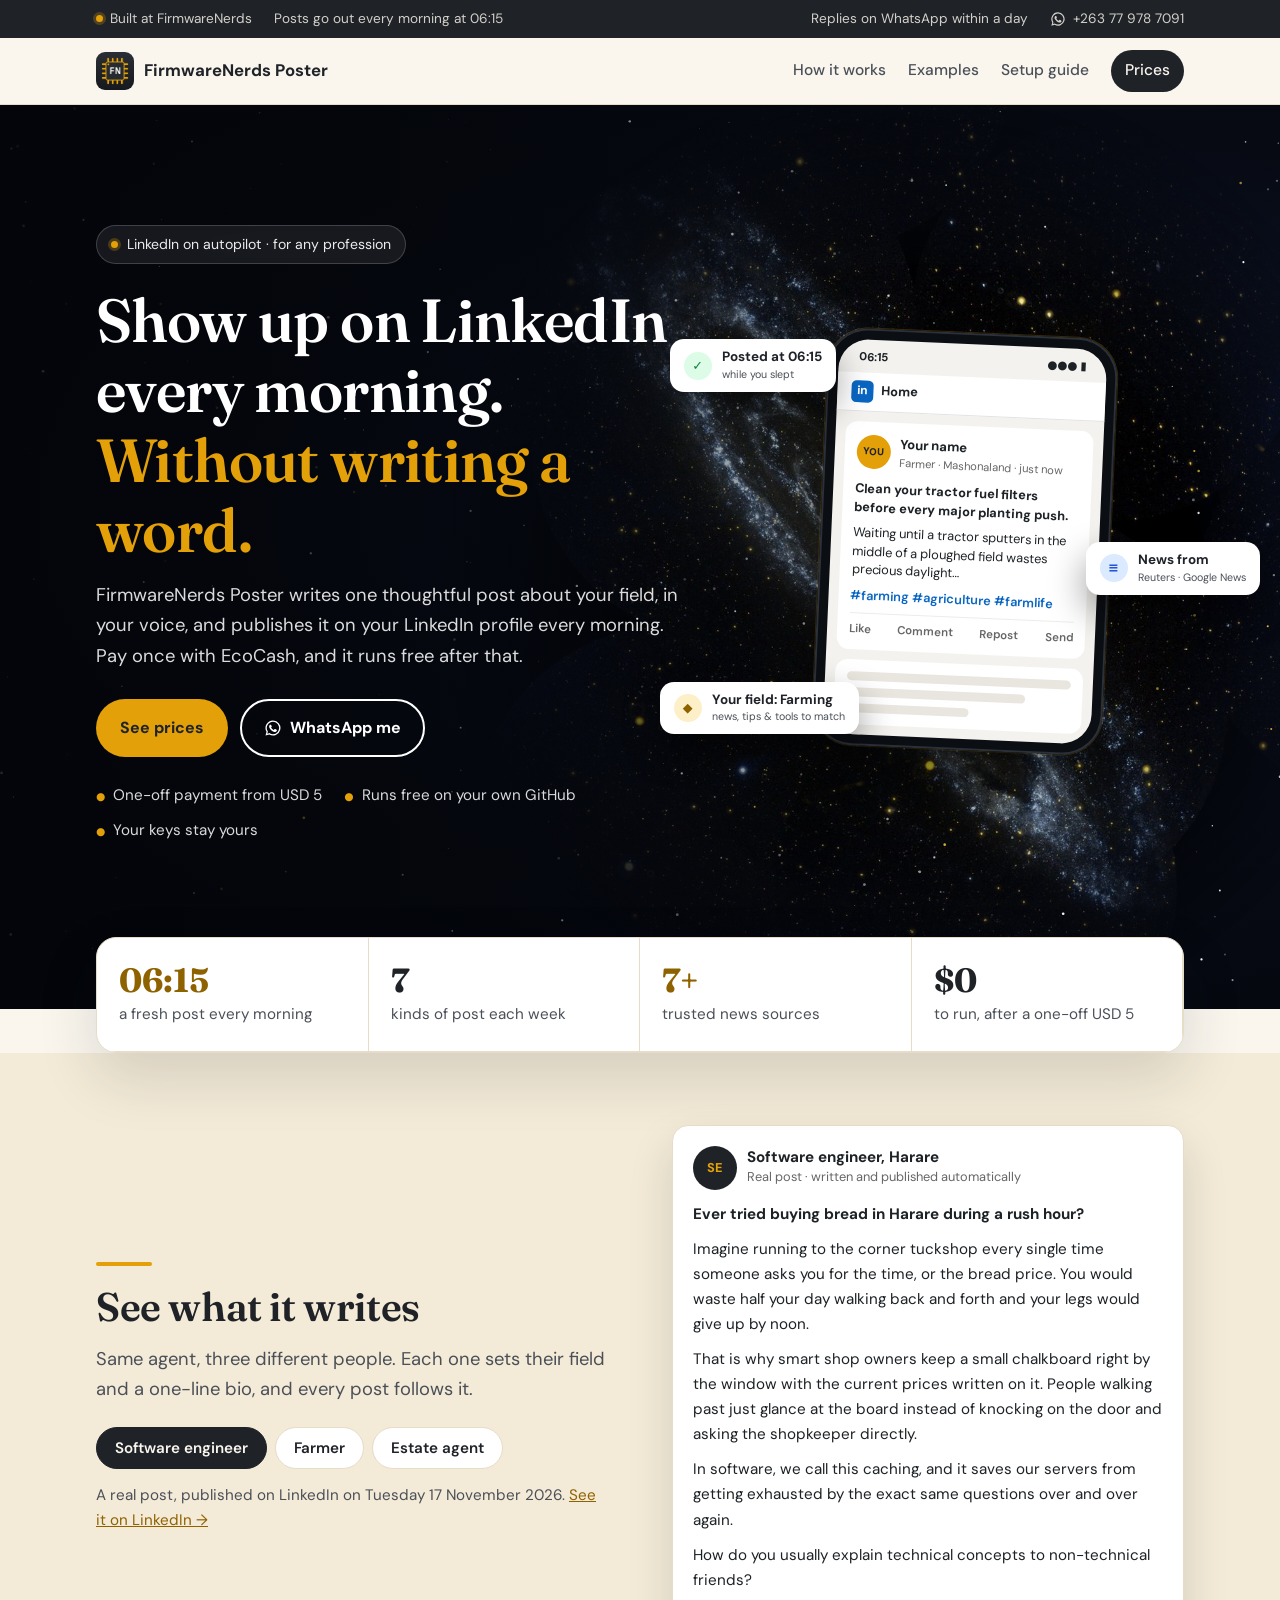
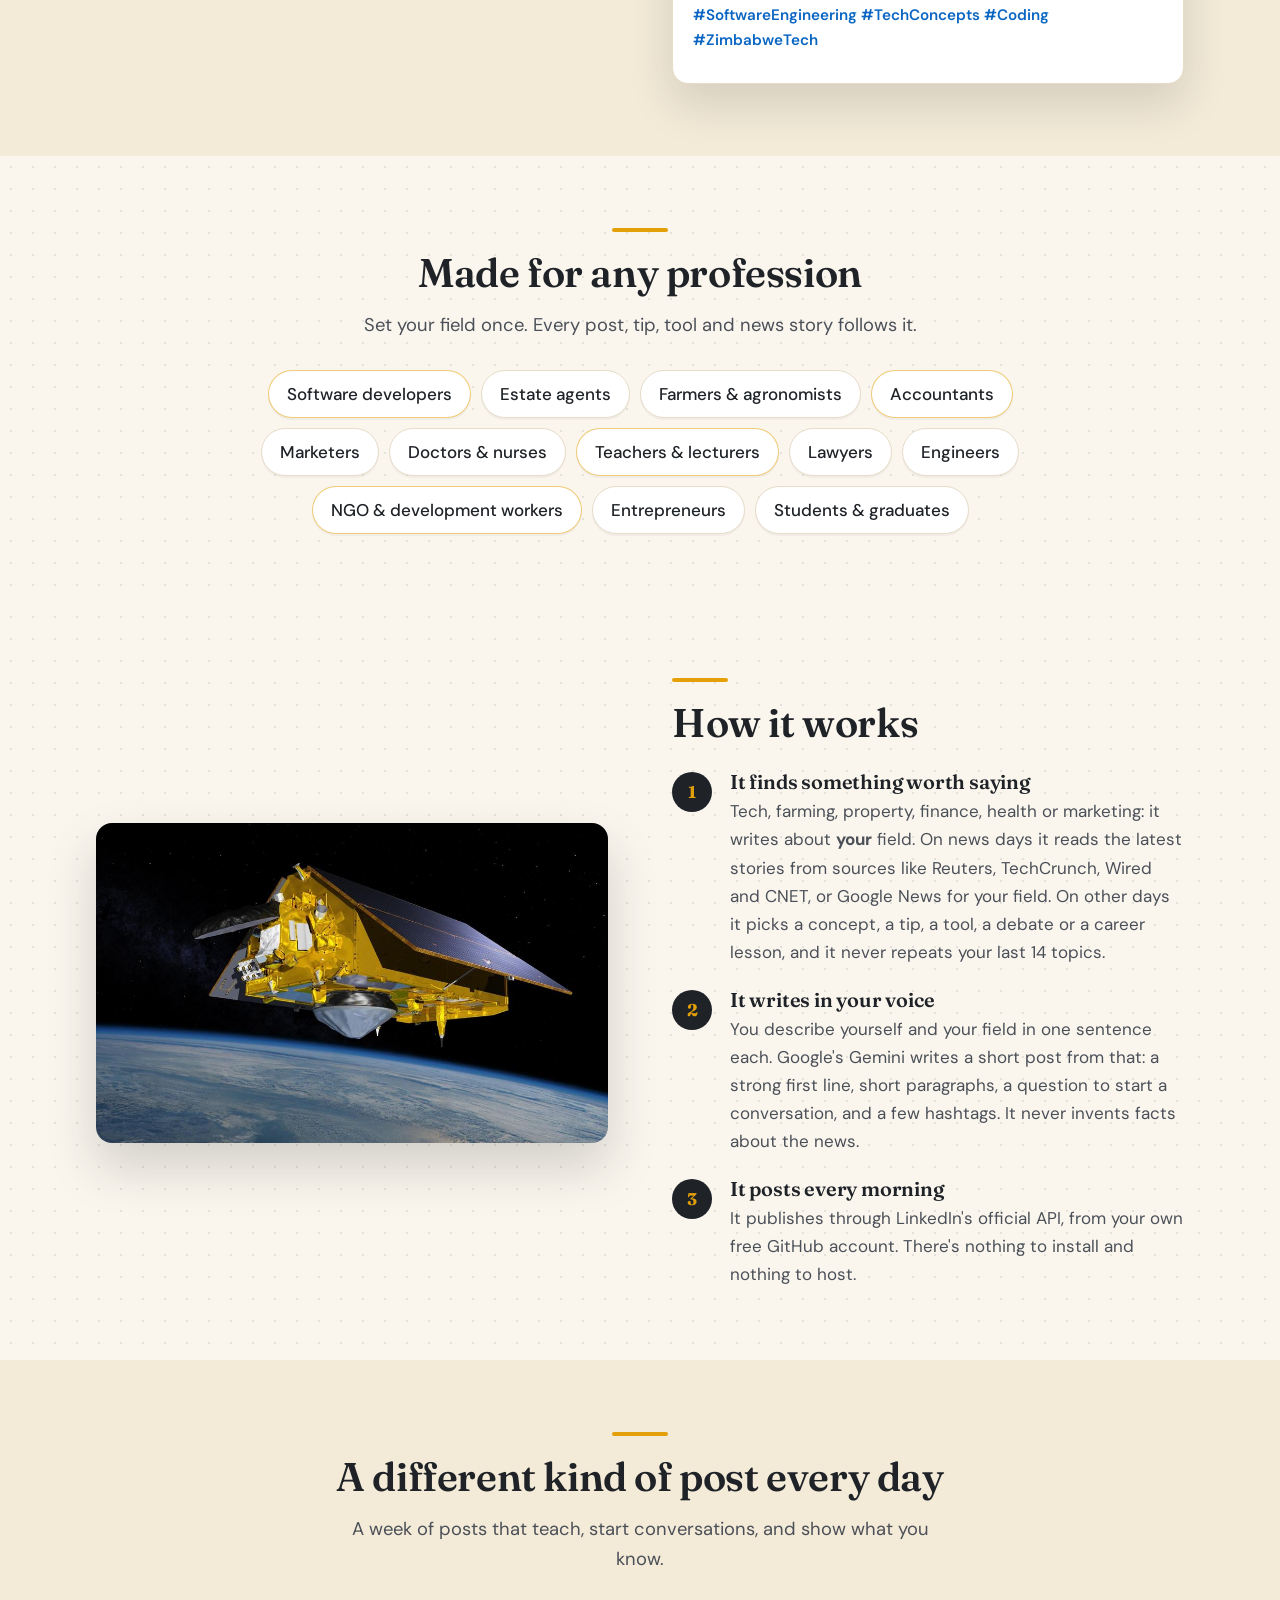
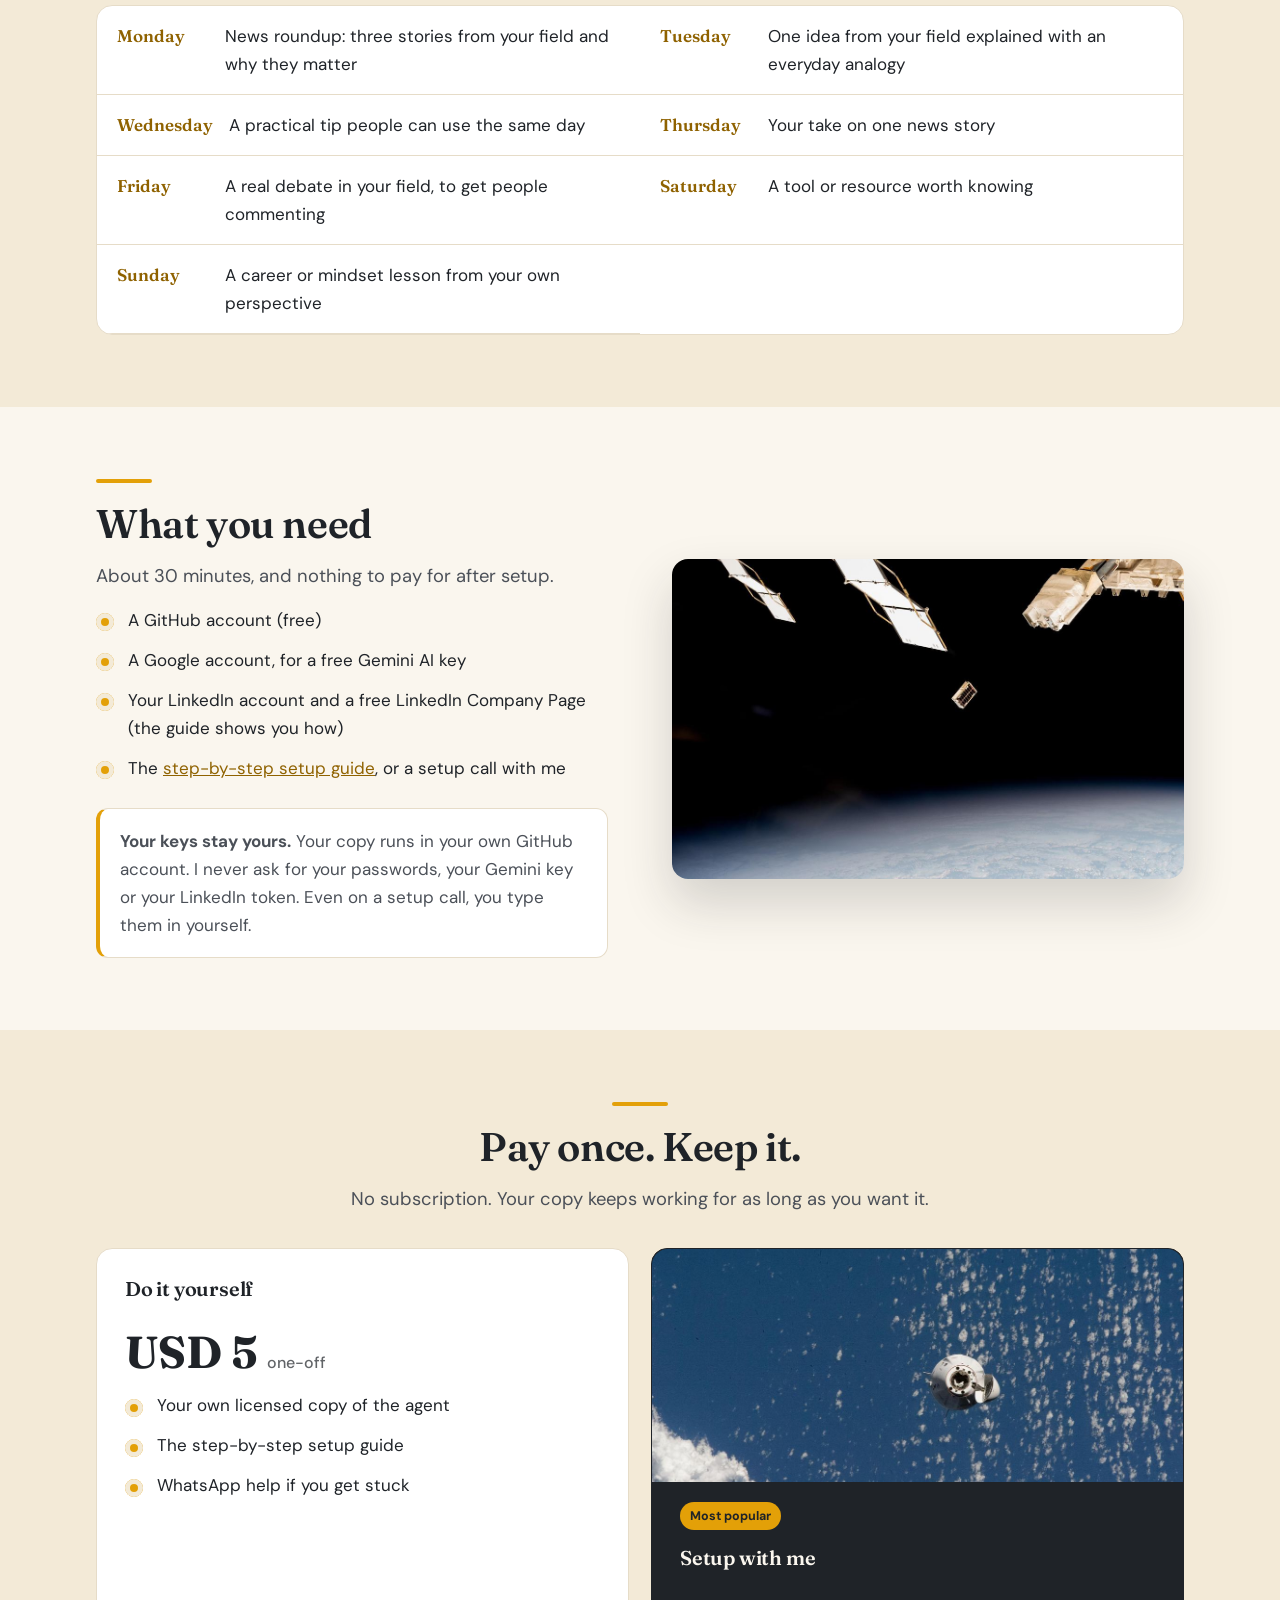
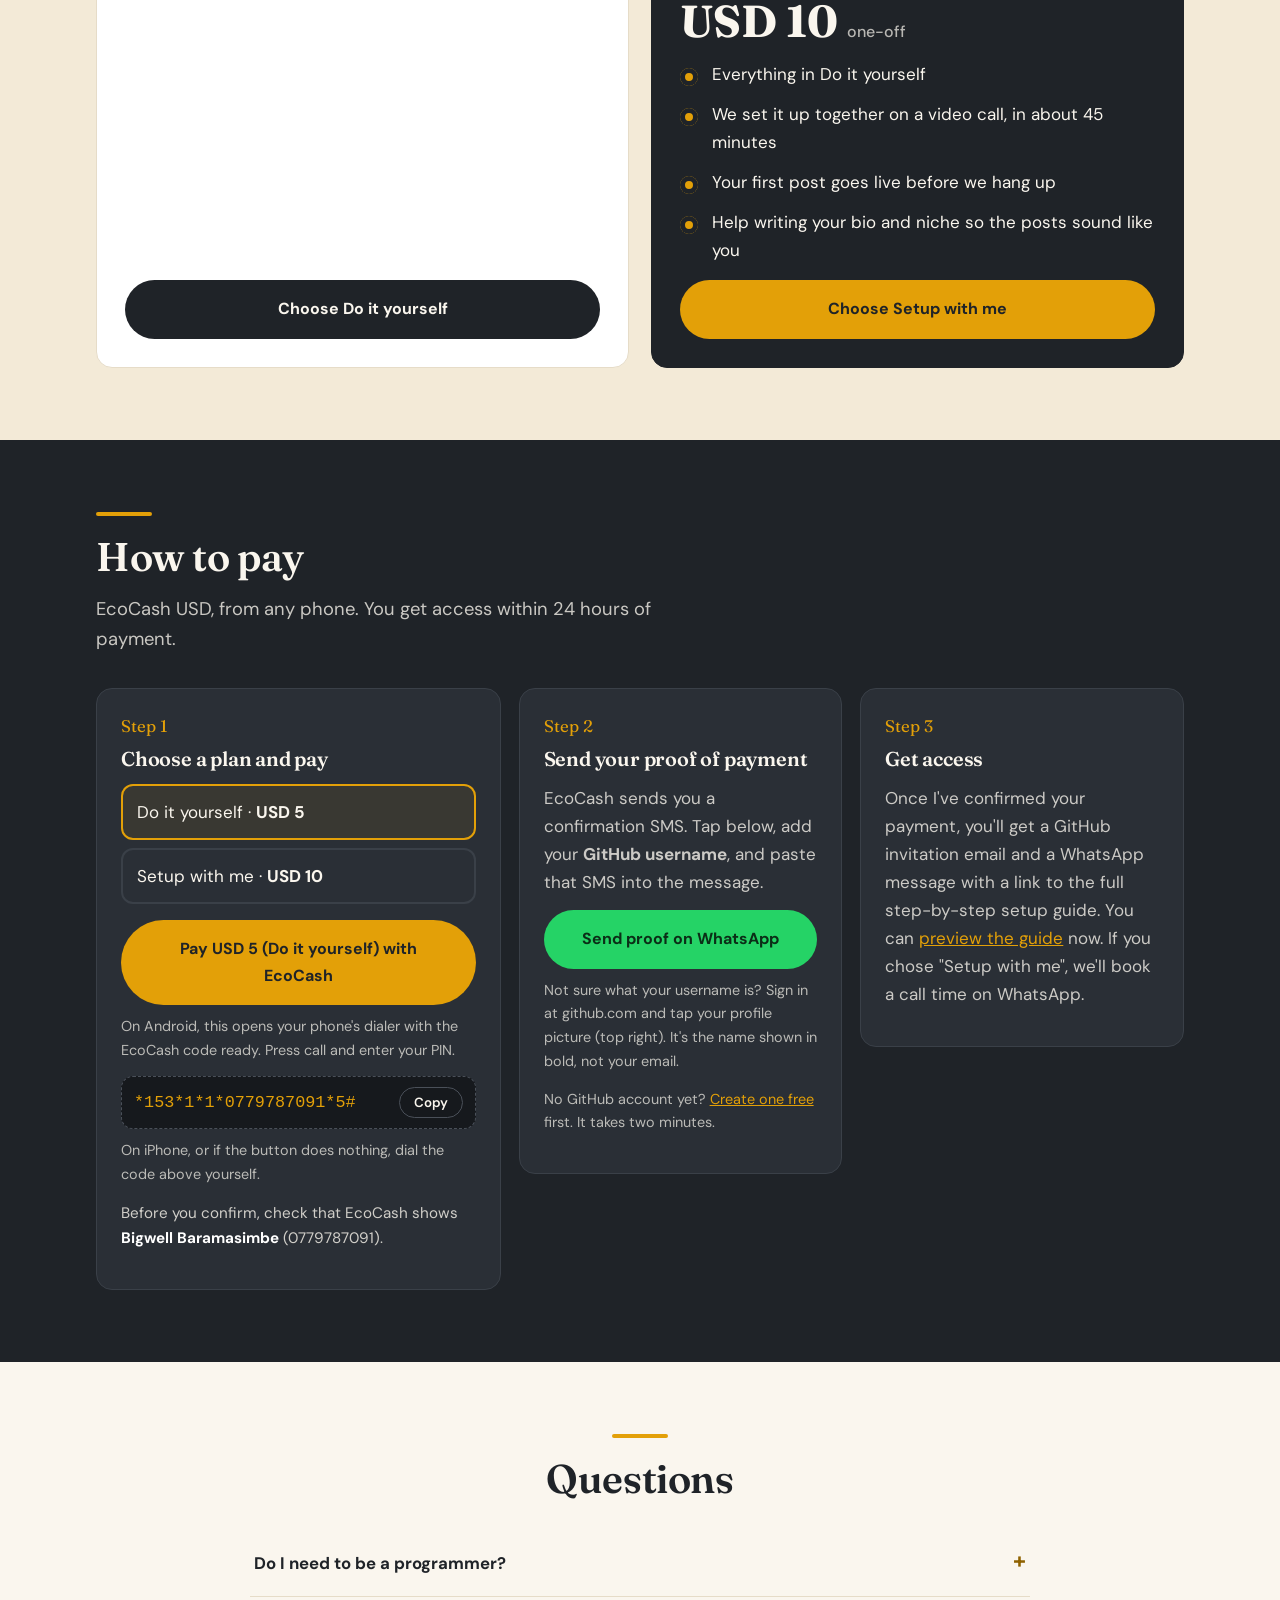
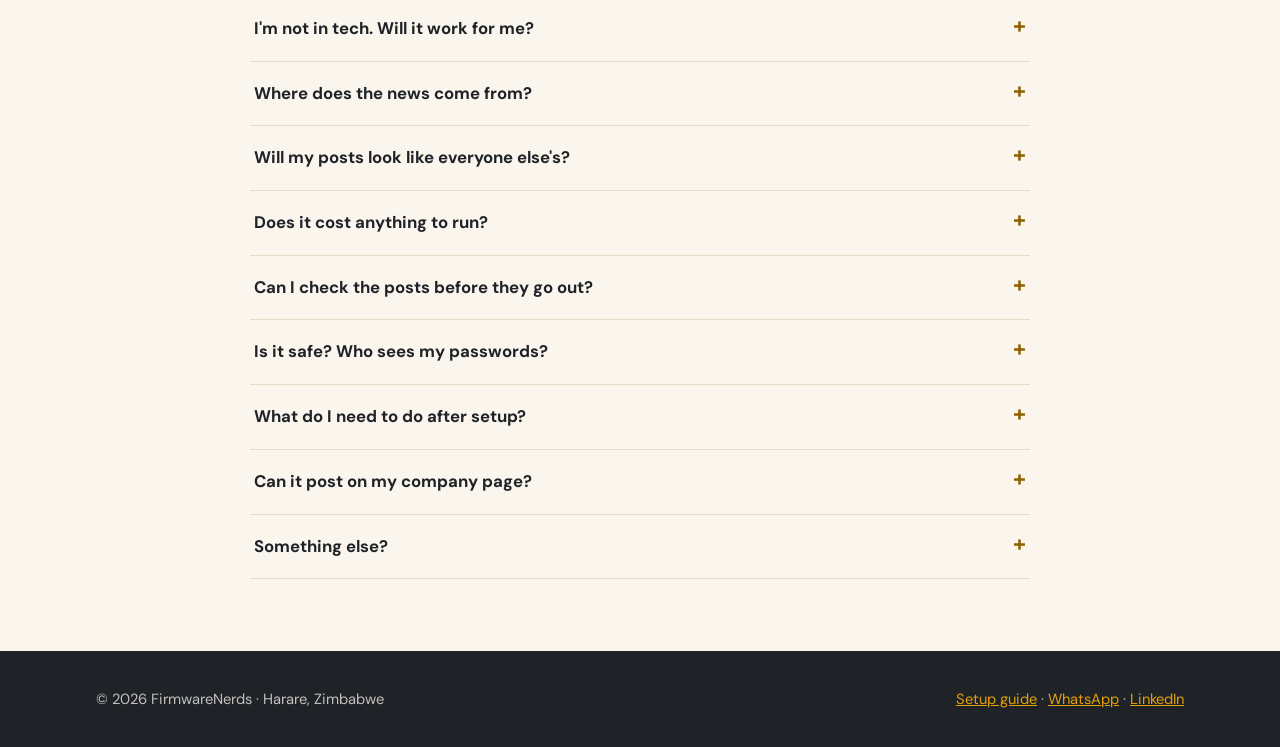
<file: index.html>
<!doctype html>
<html lang="en">
<head>
  <meta charset="utf-8">
  <meta name="viewport" content="width=device-width, initial-scale=1">
  <title>FirmwareNerds Poster</title>
  <meta name="description" content="Show up on LinkedIn every morning without writing a word. FirmwareNerds Poster writes and publishes one post a day in your voice. Pay once with EcoCash.">
  <meta property="og:title" content="FirmwareNerds Poster: show up on LinkedIn every morning">
  <meta property="og:description" content="Writes and publishes one LinkedIn post a day about your field, in your voice. Built at FirmwareNerds. Pay once with EcoCash.">
  <meta property="og:image" content="https://bigwellbara.github.io/firmwarenerds-poster/assets/img/galaxy.jpg">
  <meta name="theme-color" content="#1f2328">
  <link rel="icon" href="assets/logo.png">
  <link rel="preconnect" href="https://fonts.googleapis.com">
  <link rel="preconnect" href="https://fonts.gstatic.com" crossorigin>
  <link rel="stylesheet" href="https://fonts.googleapis.com/css2?family=DM+Sans:wght@400;500;700&family=Fraunces:opsz,wght@9..144,600;9..144,700&display=swap">
  <link rel="stylesheet" href="assets/style.css">
</head>
<body>

<div class="topbar">
  <div class="wrap">
    <span class="topbar-item"><span class="dot"></span> Built at FirmwareNerds</span>
    <span class="topbar-item hide-sm">Posts go out every morning at 06:15</span>
    <span class="topbar-right">
      <span class="topbar-item hide-md">Replies on WhatsApp within a day</span>
      <a class="topbar-item" data-whatsapp-help href="#" target="_blank" rel="noopener"><svg class="wa-icon" viewBox="0 0 24 24" aria-hidden="true"><path fill="currentColor" d="M12 2a10 10 0 0 0-8.6 15.1L2 22l5-1.3A10 10 0 1 0 12 2Zm0 18.2c-1.5 0-3-.4-4.3-1.2l-.3-.2-3 .8.8-2.9-.2-.3A8.2 8.2 0 1 1 12 20.2Zm4.5-6.1c-.2-.1-1.5-.7-1.7-.8-.2-.1-.4-.1-.6.1l-.8 1c-.1.2-.3.2-.5.1a6.7 6.7 0 0 1-3.3-2.9c-.3-.4.2-.4.7-1.4.1-.2 0-.3 0-.4l-.8-1.8c-.2-.5-.4-.4-.6-.4h-.5c-.2 0-.4.1-.7.3-.2.3-.9.9-.9 2.2s.9 2.5 1 2.7c.1.2 1.8 2.8 4.4 3.9 1.6.7 2.3.8 3.1.6.5-.1 1.5-.6 1.7-1.2.2-.6.2-1.1.2-1.2-.1-.1-.3-.2-.5-.3Z"/></svg> <span data-whatsapp-display></span></a>
    </span>
  </div>
</div>

<header class="site-header">
  <div class="wrap">
    <a class="brand" href="./"><img src="assets/logo.png" alt=""> FirmwareNerds Poster</a>
    <nav class="nav">
      <a href="#how" class="hide-sm">How it works</a>
      <a href="#example" class="hide-sm">Examples</a>
      <a href="setup.html" class="hide-sm">Setup guide</a>
      <a href="#pricing" class="nav-cta">Prices</a>
    </nav>
  </div>
</header>

<main>
  <section class="hero">
    <div class="hero-sky" aria-hidden="true">
      <img class="galaxy" src="assets/img/galaxy.jpg" alt="">
      <canvas class="stars"></canvas>
    </div>
    <div class="wrap hero-content hero-grid">
      <div>
        <span class="pill"><span class="dot"></span> LinkedIn on autopilot · for any profession</span>
        <h1 class="hero-title">Show up on LinkedIn every morning. <em class="shimmer">Without writing a word.</em></h1>
        <p class="lead">FirmwareNerds Poster writes one thoughtful post about your field, in your voice, and publishes it on your LinkedIn profile every morning. Pay once with EcoCash, and it runs free after that.</p>
        <div class="actions">
          <a class="btn btn-primary" href="#pricing">See prices</a>
          <a class="btn btn-outline btn-wa" data-whatsapp-help href="#" target="_blank" rel="noopener"><svg class="wa-icon" viewBox="0 0 24 24" aria-hidden="true"><path fill="currentColor" d="M12 2a10 10 0 0 0-8.6 15.1L2 22l5-1.3A10 10 0 1 0 12 2Zm0 18.2c-1.5 0-3-.4-4.3-1.2l-.3-.2-3 .8.8-2.9-.2-.3A8.2 8.2 0 1 1 12 20.2Zm4.5-6.1c-.2-.1-1.5-.7-1.7-.8-.2-.1-.4-.1-.6.1l-.8 1c-.1.2-.3.2-.5.1a6.7 6.7 0 0 1-3.3-2.9c-.3-.4.2-.4.7-1.4.1-.2 0-.3 0-.4l-.8-1.8c-.2-.5-.4-.4-.6-.4h-.5c-.2 0-.4.1-.7.3-.2.3-.9.9-.9 2.2s.9 2.5 1 2.7c.1.2 1.8 2.8 4.4 3.9 1.6.7 2.3.8 3.1.6.5-.1 1.5-.6 1.7-1.2.2-.6.2-1.1.2-1.2-.1-.1-.3-.2-.5-.3Z"/></svg> WhatsApp me</a>
        </div>
        <ul class="hero-points">
          <li>One-off payment from <span data-price="diy"></span></li>
          <li>Runs free on your own GitHub</li>
          <li>Your keys stay yours</li>
        </ul>
      </div>

      <div class="mock" aria-hidden="true">
        <div class="phone">
          <div class="phone-screen">
            <div class="phone-status"><span>06:15</span><span>●●● ▮</span></div>
            <div class="phone-bar"><span class="phone-logo">in</span> Home</div>
            <div class="feed-card">
              <div class="feed-head">
                <span class="feed-avatar">YOU</span>
                <div><b>Your name</b><small>Farmer · Mashonaland · just now</small></div>
              </div>
              <p class="feed-hook">Clean your tractor fuel filters before every major planting push.</p>
              <p>Waiting until a tractor sputters in the middle of a ploughed field wastes precious daylight…</p>
              <p class="feed-tags">#farming #agriculture #farmlife</p>
              <div class="feed-actions"><span>Like</span><span>Comment</span><span>Repost</span><span>Send</span></div>
            </div>
            <div class="feed-card feed-ghost"><span></span><span></span><span></span></div>
          </div>
        </div>
        <div class="chip chip-1"><span class="chip-icon ok">✓</span><div><b>Posted at 06:15</b><small>while you slept</small></div></div>
        <div class="chip chip-2"><span class="chip-icon gold">◆</span><div><b>Your field: Farming</b><small>news, tips &amp; tools to match</small></div></div>
        <div class="chip chip-3"><span class="chip-icon blue">≡</span><div><b>News from</b><small>Reuters · Google News</small></div></div>
      </div>
    </div>
  </section>

  <section class="stats-wrap" aria-label="Key facts">
    <div class="wrap">
      <div class="stats">
        <div><b>06:15</b><span>a fresh post every morning</span></div>
        <div><b>7</b><span>kinds of post each week</span></div>
        <div><b>7+</b><span>trusted news sources</span></div>
        <div><b>$0</b><span>to run, after a one-off <span data-price="diy"></span></span></div>
      </div>
    </div>
  </section>

  <section id="example" class="band-sand">
    <div class="wrap split">
      <div>
        <div class="rule"></div>
        <h2>See what it writes</h2>
        <p class="lead">Same agent, three different people. Each one sets their field and a one-line bio, and every post follows it.</p>
        <div class="tabs" role="tablist" aria-label="Example posts">
          <button class="tab active" role="tab" aria-selected="true" data-tab="eng">Software engineer</button>
          <button class="tab" role="tab" aria-selected="false" data-tab="farm">Farmer</button>
          <button class="tab" role="tab" aria-selected="false" data-tab="estate">Estate agent</button>
        </div>
        <p class="tab-note" data-note="eng">A real post, published on LinkedIn on Tuesday 17 November 2026. <a data-example-post href="#" target="_blank" rel="noopener">See it on LinkedIn →</a></p>
        <p class="tab-note" data-note="farm" hidden>A sample draft from a test run on 17 November 2026, written for a farmer with the field "agriculture and farming".</p>
        <p class="tab-note" data-note="estate" hidden>A sample draft from a test run on 17 November 2026, using real Zimbabwe property headlines from that day.</p>
      </div>

      <div class="posts">
        <article class="post" data-panel="eng">
          <div class="post-head">
            <span class="post-avatar initials">SE</span>
            <div><div class="post-name">Software engineer, Harare</div><div class="post-meta">Real post · written and published automatically</div></div>
          </div>
          <div class="post-body">
            <p><b>Ever tried buying bread in Harare during a rush hour?</b></p>
            <p>Imagine running to the corner tuckshop every single time someone asks you for the time, or the bread price. You would waste half your day walking back and forth and your legs would give up by noon.</p>
            <p>That is why smart shop owners keep a small chalkboard right by the window with the current prices written on it. People walking past just glance at the board instead of knocking on the door and asking the shopkeeper directly.</p>
            <p>In software, we call this caching, and it saves our servers from getting exhausted by the exact same questions over and over again.</p>
            <p>How do you usually explain technical concepts to non-technical friends?</p>
            <p class="post-tags">#SoftwareEngineering #TechConcepts #Coding #ZimbabweTech</p>
          </div>
        </article>

        <article class="post" data-panel="farm" hidden>
          <div class="post-head">
            <span class="post-avatar initials">FM</span>
            <div><div class="post-name">Commercial farmer, Mashonaland</div><div class="post-meta">Sample draft · Wednesday: practical tip</div></div>
          </div>
          <div class="post-body">
            <p><b>Clean your tractor fuel filters before every major planting push.</b></p>
            <p>Waiting until a tractor sputters in the middle of a dry ploughed field wastes precious daylight and delays your whole schedule.</p>
            <p>Sediment and water love to hide in diesel storage drums, and they always find their way into your machine at the worst possible moment.</p>
            <p>Take ten minutes every single morning during the busy season to drain the water separator and check the primary filter element. Keep spare filters and the right wrenches in the service bakkie.</p>
            <p>The payoff is simple: zero unexpected breakdowns when the soil moisture is right and every single hour truly counts.</p>
            <p>How often do you check your fuel filters when the pressure is on?</p>
            <p class="post-tags">#farming #tractor #agriculture #mashonaland #farmlife</p>
          </div>
        </article>

        <article class="post" data-panel="estate" hidden>
          <div class="post-head">
            <span class="post-avatar initials">EA</span>
            <div><div class="post-name">Estate agent, Harare</div><div class="post-meta">Sample draft · Monday: news roundup</div></div>
          </div>
          <div class="post-body">
            <p><b>Three property news updates every Harare agent needs to know right now.</b></p>
            <p>First, the government has ordered all ninety-two local councils across the country to suspend demolitions immediately to protect citizens. In my view, this brings much-needed relief to families worried about their properties.</p>
            <p>Second, a court has ruled in favour of a mining pension fund in a hotel share dispute. Clear legal protections remain vital for large property investments in this market.</p>
            <p>Third, public hearings on the Mines Bill have officially begun. Any changes to mining laws could influence local development and housing demand near mining towns.</p>
            <p>Which of these updates will impact your property plans the most this month?</p>
            <p class="post-tags">#ZimbabweRealEstate #HarareProperty #PropertyNews</p>
          </div>
        </article>
      </div>
    </div>
  </section>

  <section class="dots">
    <div class="wrap">
      <div class="center">
        <div class="rule"></div>
        <h2>Made for any profession</h2>
        <p class="lead">Set your field once. Every post, tip, tool and news story follows it.</p>
      </div>
      <div class="tags">
        <span>Software developers</span><span>Estate agents</span><span>Farmers &amp; agronomists</span>
        <span>Accountants</span><span>Marketers</span><span>Doctors &amp; nurses</span>
        <span>Teachers &amp; lecturers</span><span>Lawyers</span><span>Engineers</span>
        <span>NGO &amp; development workers</span><span>Entrepreneurs</span><span>Students &amp; graduates</span>
      </div>
    </div>
  </section>

  <section id="how" class="dots">
    <div class="wrap split">
      <div class="photo"><img src="assets/img/how-it-works.jpg" alt="A gold satellite orbiting above the Earth" loading="lazy"></div>
      <div>
        <div class="rule"></div>
        <h2>How it works</h2>
        <ol class="steps">
          <li>
            <h3>It finds something worth saying</h3>
            <p>Tech, farming, property, finance, health or marketing: it writes about <b>your</b> field. On news days it reads the latest stories from sources like Reuters, TechCrunch, Wired and CNET, or Google News for your field. On other days it picks a concept, a tip, a tool, a debate or a career lesson, and it never repeats your last 14 topics.</p>
          </li>
          <li>
            <h3>It writes in your voice</h3>
            <p>You describe yourself and your field in one sentence each. Google's Gemini writes a short post from that: a strong first line, short paragraphs, a question to start a conversation, and a few hashtags. It never invents facts about the news.</p>
          </li>
          <li>
            <h3>It posts every morning</h3>
            <p>It publishes through LinkedIn's official API, from your own free GitHub account. There's nothing to install and nothing to host.</p>
          </li>
        </ol>
      </div>
    </div>
  </section>

  <section class="band-sand">
    <div class="wrap">
      <div class="center">
        <div class="rule"></div>
        <h2>A different kind of post every day</h2>
        <p class="lead">A week of posts that teach, start conversations, and show what you know.</p>
      </div>
      <div class="week">
        <div class="day"><b>Monday</b><span>News roundup: three stories from your field and why they matter</span></div>
        <div class="day"><b>Tuesday</b><span>One idea from your field explained with an everyday analogy</span></div>
        <div class="day"><b>Wednesday</b><span>A practical tip people can use the same day</span></div>
        <div class="day"><b>Thursday</b><span>Your take on one news story</span></div>
        <div class="day"><b>Friday</b><span>A real debate in your field, to get people commenting</span></div>
        <div class="day"><b>Saturday</b><span>A tool or resource worth knowing</span></div>
        <div class="day"><b>Sunday</b><span>A career or mindset lesson from your own perspective</span></div>
      </div>
    </div>
  </section>

  <section>
    <div class="wrap split reverse">
      <div class="photo"><img src="assets/img/what-you-need.jpg" alt="A small CubeSat satellite released into orbit above the Earth" loading="lazy"></div>
      <div>
        <div class="rule"></div>
        <h2>What you need</h2>
        <p class="lead">About 30 minutes, and nothing to pay for after setup.</p>
        <ul class="checklist">
          <li>A GitHub account (free)</li>
          <li>A Google account, for a free Gemini AI key</li>
          <li>Your LinkedIn account and a free LinkedIn Company Page (the guide shows you how)</li>
          <li>The <a href="setup.html">step-by-step setup guide</a>, or a setup call with me</li>
        </ul>
        <div class="note-card">
          <p><b>Your keys stay yours.</b> Your copy runs in your own GitHub account. I never ask for your passwords, your Gemini key or your LinkedIn token. Even on a setup call, you type them in yourself.</p>
        </div>
      </div>
    </div>
  </section>

  <section id="pricing" class="band-sand">
    <div class="wrap">
      <div class="center">
        <div class="rule"></div>
        <h2>Pay once. Keep it.</h2>
        <p class="lead">No subscription. Your copy keeps working for as long as you want it.</p>
      </div>
      <div class="prices">
        <div class="price-card">
          <h3>Do it yourself</h3>
          <div class="price"><span data-price="diy"></span> <small>one-off</small></div>
          <ul class="checklist">
            <li>Your own licensed copy of the agent</li>
            <li>The step-by-step setup guide</li>
            <li>WhatsApp help if you get stuck</li>
          </ul>
          <a class="btn btn-dark btn-block" href="#pay" data-choose="diy">Choose Do it yourself</a>
        </div>
        <div class="price-card featured">
          <div class="price-photo"><img src="assets/img/setup-call.jpg" alt="A spacecraft approaching the space station to dock" loading="lazy"></div>
          <span class="tag">Most popular</span>
          <h3>Setup with me</h3>
          <div class="price"><span data-price="setup"></span> <small>one-off</small></div>
          <ul class="checklist">
            <li>Everything in Do it yourself</li>
            <li>We set it up together on a video call, in about 45 minutes</li>
            <li>Your first post goes live before we hang up</li>
            <li>Help writing your bio and niche so the posts sound like you</li>
          </ul>
          <a class="btn btn-primary btn-block" href="#pay" data-choose="setup">Choose Setup with me</a>
        </div>
      </div>
    </div>
  </section>

  <section id="pay" class="pay">
    <div class="wrap">
      <div class="rule"></div>
      <h2>How to pay</h2>
      <p class="lead">EcoCash USD, from any phone. You get access within 24 hours of payment.</p>

      <div class="pay-steps">
        <div class="pay-card">
          <div class="num">Step 1</div>
          <h3>Choose a plan and pay</h3>
          <div class="plan-picker" role="radiogroup" aria-label="Plan">
            <label><input type="radio" name="plan" value="diy" checked><span>Do it yourself · <b data-price="diy"></b></span></label>
            <label><input type="radio" name="plan" value="setup"><span>Setup with me · <b data-price="setup"></b></span></label>
          </div>
          <a id="pay-ecocash" class="btn btn-primary btn-block" href="#"><span>Pay <span id="pay-amount"></span> with EcoCash</span></a>
          <p class="note">On Android, this opens your phone's dialer with the EcoCash code ready. Press call and enter your PIN.</p>
          <div class="code-box">
            <code id="ussd-code"></code>
            <button type="button" class="copy-btn" id="copy-code">Copy</button>
          </div>
          <p class="note">On iPhone, or if the button does nothing, dial the code above yourself.</p>
          <p class="recipient">Before you confirm, check that EcoCash shows <b data-ecocash-name></b> (<span data-ecocash-number></span>).</p>
        </div>

        <div class="pay-card">
          <div class="num">Step 2</div>
          <h3>Send your proof of payment</h3>
          <p class="muted">EcoCash sends you a confirmation SMS. Tap below, add your <b>GitHub username</b>, and paste that SMS into the message.</p>
          <a id="send-proof" class="btn btn-whatsapp btn-block" href="#" target="_blank" rel="noopener">Send proof on WhatsApp</a>
          <p class="note">Not sure what your username is? Sign in at github.com and tap your profile picture (top right). It's the name shown in bold, not your email.</p>
          <p class="note">No GitHub account yet? <a href="https://github.com/signup" target="_blank" rel="noopener">Create one free</a> first. It takes two minutes.</p>
        </div>

        <div class="pay-card">
          <div class="num">Step 3</div>
          <h3>Get access</h3>
          <p class="muted">Once I've confirmed your payment, you'll get a GitHub invitation email and a WhatsApp message with a link to the full step-by-step setup guide. You can <a href="setup.html">preview the guide</a> now. If you chose "Setup with me", we'll book a call time on WhatsApp.</p>
        </div>
      </div>
    </div>
  </section>

  <section id="faq">
    <div class="wrap">
      <div class="center">
        <div class="rule"></div>
        <h2>Questions</h2>
      </div>
      <div class="faq">
        <details>
          <summary>Do I need to be a programmer?</summary>
          <p>No. Setup means copying and pasting a few keys into the right boxes, and the guide shows every click. If you'd rather not, choose "Setup with me".</p>
        </details>
        <details>
          <summary>I'm not in tech. Will it work for me?</summary>
          <p>Yes. You set your field, for example "real estate in Zimbabwe", "agriculture and farming", "accounting and tax" or "marketing", and every post follows it: the news, the tips, the tools, the debates and the lessons. Add your country to get local news.</p>
        </details>
        <details>
          <summary>Where does the news come from?</summary>
          <p>For your field, it searches Google News and Reuters for stories from the last few days. For tech, it reads TechCrunch, Wired, CNET, The Verge, Ars Technica, Reuters and Hacker News. You can add any other news feed you like. Posts only state what the headlines say, and never invent facts.</p>
        </details>
        <details>
          <summary>Will my posts look like everyone else's?</summary>
          <p>No. You set your own bio and niche, such as "fintech and mobile money" or "data analytics". Every topic and news story is picked for your field and written in your voice, and the news order is shuffled for each person, so two users rarely write about the same story.</p>
        </details>
        <details>
          <summary>Does it cost anything to run?</summary>
          <p>No. It uses free tiers: GitHub Actions (about 30 of your 2,000 free minutes a month), Google Gemini, and LinkedIn's official API.</p>
        </details>
        <details>
          <summary>Can I check the posts before they go out?</summary>
          <p>You can run a test whenever you like. It writes a draft without posting it. After it goes live, you can edit or delete any post on LinkedIn as usual.</p>
        </details>
        <details>
          <summary>Is it safe? Who sees my passwords?</summary>
          <p>Nobody. Your copy runs in your own GitHub account, and your keys are stored as encrypted GitHub secrets that only your copy can use. It posts through LinkedIn's official API, using a developer app you create and control.</p>
        </details>
        <details>
          <summary>What do I need to do after setup?</summary>
          <p>Every 60 days, LinkedIn asks you to renew your access token. It takes about two minutes, and GitHub emails you if it expires.</p>
        </details>
        <details>
          <summary>Can it post on my company page?</summary>
          <p>Not yet. It posts on your personal profile, which is where most reach on LinkedIn comes from.</p>
        </details>
        <details>
          <summary>Something else?</summary>
          <p><a data-whatsapp-help href="#" target="_blank" rel="noopener">Ask me on WhatsApp</a>.</p>
        </details>
      </div>
    </div>
  </section>
</main>

<footer class="site-footer">
  <div class="wrap">
    <span>© <span id="year"></span> FirmwareNerds · Harare, Zimbabwe</span>
    <span><a href="setup.html">Setup guide</a> · <a data-whatsapp-help href="#" target="_blank" rel="noopener">WhatsApp</a> · <a href="https://www.linkedin.com/company/145455472/" target="_blank" rel="noopener">LinkedIn</a></span>  </div>
</footer>

<script src="config.js"></script>
<script src="assets/site.js"></script>
<script src="assets/sky.js"></script>
</body>
</html>
</file>
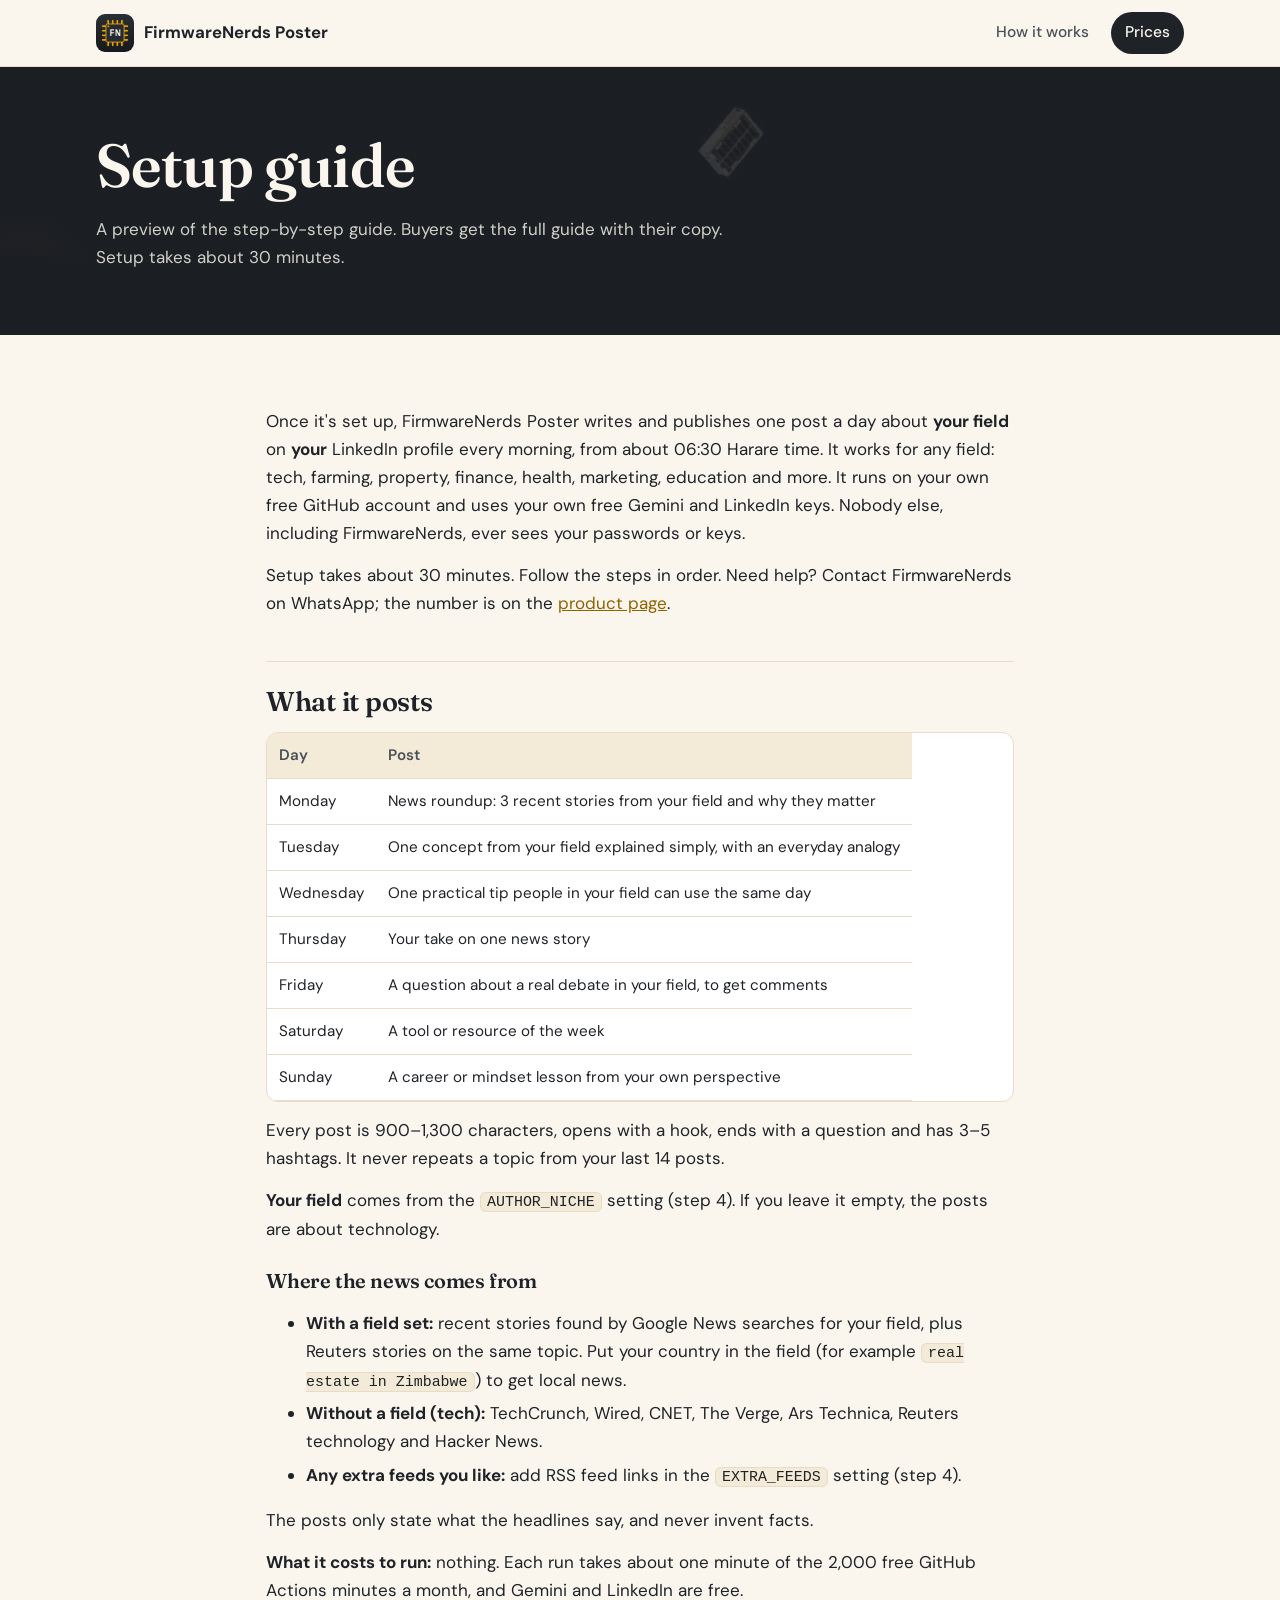
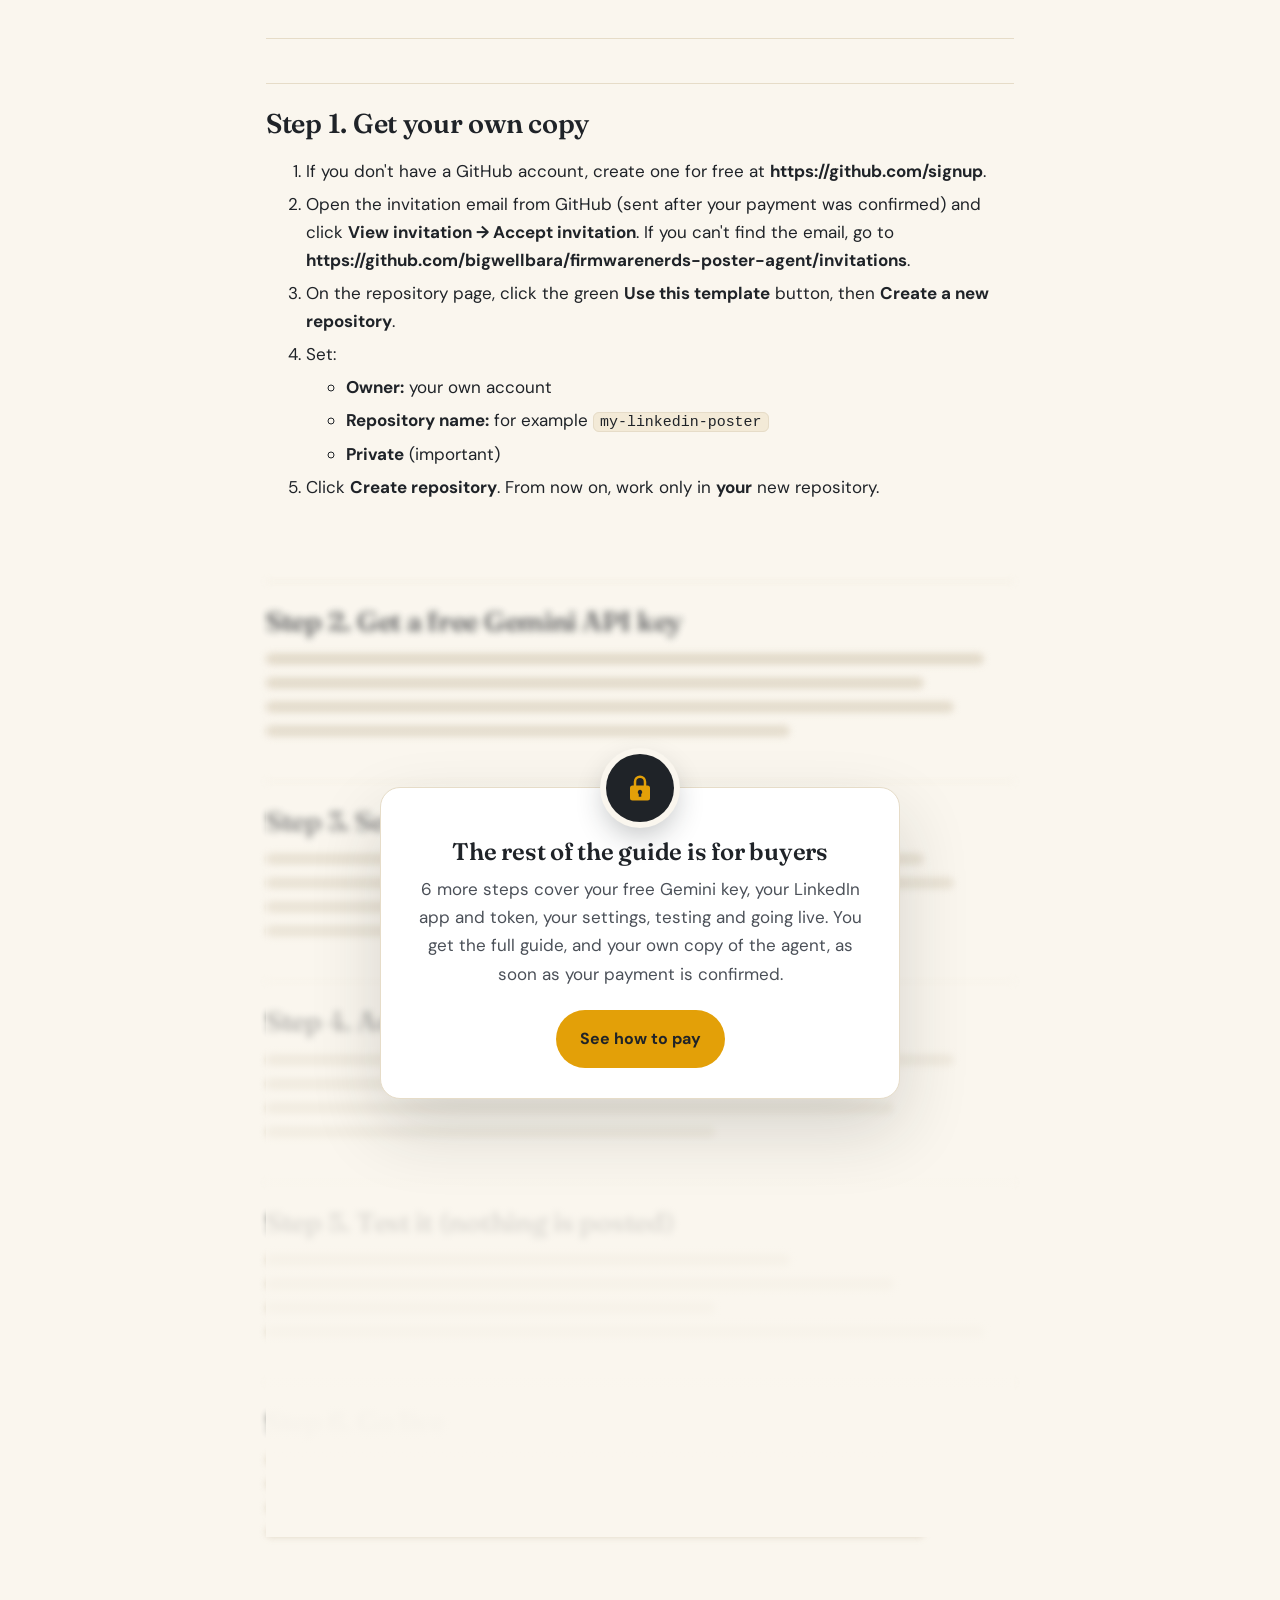
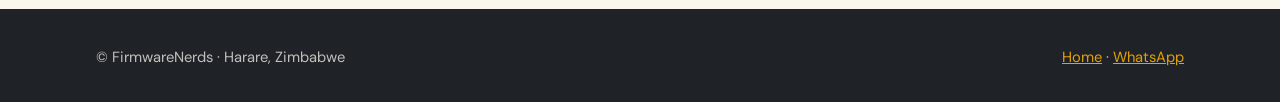
<file: setup.html>
<!doctype html>
<html lang="en">
<head>
  <meta charset="utf-8">
  <meta name="viewport" content="width=device-width, initial-scale=1">
  <title>Setup Guide · FirmwareNerds Poster</title>
  <meta name="description" content="A preview of the setup guide for FirmwareNerds Poster, the daily LinkedIn post agent.">
  <meta name="theme-color" content="#1f2328">
  <link rel="icon" href="assets/logo.png">
  <link rel="preconnect" href="https://fonts.googleapis.com">
  <link rel="preconnect" href="https://fonts.gstatic.com" crossorigin>
  <link rel="stylesheet" href="https://fonts.googleapis.com/css2?family=DM+Sans:wght@400;500;700&family=Fraunces:opsz,wght@9..144,600;9..144,700&display=swap">
  <link rel="stylesheet" href="assets/style.css">
</head>
<body>
<header class="site-header">
  <div class="wrap">
    <a class="brand" href="./"><img src="assets/logo.png" alt=""> FirmwareNerds Poster</a>
    <nav class="nav">
      <a href="./#how" class="hide-sm">How it works</a>
      <a href="./#pricing" class="nav-cta">Prices</a>
    </nav>
  </div>
</header>
<main>
  <div class="guide-hero">
    <div class="wrap">
      <h1>Setup guide</h1>
      <p>A preview of the step-by-step guide. Buyers get the full guide with their copy. Setup takes about 30 minutes.</p>
    </div>
  </div>
  <section>
    <div class="wrap guide">
<p>Once it's set up, FirmwareNerds Poster writes and publishes one post a day about <strong>your field</strong> on <strong>your</strong> LinkedIn profile every morning, from about 06:30 Harare time. It works for any field: tech, farming, property, finance, health, marketing, education and more. It runs on your own free GitHub account and uses your own free Gemini and LinkedIn keys. Nobody else, including FirmwareNerds, ever sees your passwords or keys.</p>
<p>Setup takes about 30 minutes. Follow the steps in order. Need help? Contact FirmwareNerds on WhatsApp; the number is on the <a href="./">product page</a>.</p>
<h2>What it posts</h2>
<table>
<thead>
<tr>
<th>Day</th>
<th>Post</th>
</tr>
</thead>
<tbody>
<tr>
<td>Monday</td>
<td>News roundup: 3 recent stories from your field and why they matter</td>
</tr>
<tr>
<td>Tuesday</td>
<td>One concept from your field explained simply, with an everyday analogy</td>
</tr>
<tr>
<td>Wednesday</td>
<td>One practical tip people in your field can use the same day</td>
</tr>
<tr>
<td>Thursday</td>
<td>Your take on one news story</td>
</tr>
<tr>
<td>Friday</td>
<td>A question about a real debate in your field, to get comments</td>
</tr>
<tr>
<td>Saturday</td>
<td>A tool or resource of the week</td>
</tr>
<tr>
<td>Sunday</td>
<td>A career or mindset lesson from your own perspective</td>
</tr>
</tbody>
</table>
<p>Every post is 900–1,300 characters, opens with a hook, ends with a question and has 3–5 hashtags. It never repeats a topic from your last 14 posts.</p>
<p><strong>Your field</strong> comes from the <code>AUTHOR_NICHE</code> setting (step 4). If you leave it empty, the posts are about technology.</p>
<h3>Where the news comes from</h3>
<ul>
<li><strong>With a field set:</strong> recent stories found by Google News searches for your field, plus Reuters stories on the same topic. Put your country in the field (for example <code>real estate in Zimbabwe</code>) to get local news.</li>
<li><strong>Without a field (tech):</strong> TechCrunch, Wired, CNET, The Verge, Ars Technica, Reuters technology and Hacker News.</li>
<li><strong>Any extra feeds you like:</strong> add RSS feed links in the <code>EXTRA_FEEDS</code> setting (step 4).</li>
</ul>
<p>The posts only state what the headlines say, and never invent facts.</p>
<p><strong>What it costs to run:</strong> nothing. Each run takes about one minute of the 2,000 free GitHub Actions minutes a month, and Gemini and LinkedIn are free.</p>
<hr />
<h2>Step 1. Get your own copy</h2>
<ol>
<li>If you don't have a GitHub account, create one for free at <strong>https://github.com/signup</strong>.</li>
<li>Open the invitation email from GitHub (sent after your payment was confirmed) and click <strong>View invitation → Accept invitation</strong>. If you can't find the email, go to <strong>https://github.com/bigwellbara/firmwarenerds-poster-agent/invitations</strong>.</li>
<li>On the repository page, click the green <strong>Use this template</strong> button, then <strong>Create a new repository</strong>.</li>
<li>Set:<ul>
<li><strong>Owner:</strong> your own account</li>
<li><strong>Repository name:</strong> for example <code>my-linkedin-poster</code></li>
<li><strong>Private</strong> (important)</li>
</ul>
</li>
<li>Click <strong>Create repository</strong>. From now on, work only in <strong>your</strong> new repository.</li>
</ol>

<div class="locked">
  <div class="locked-preview" aria-hidden="true">
    <h2>Step 2. Get a free Gemini API key</h2><div class="ph"><span style="width:96%"></span><span style="width:88%"></span><span style="width:92%"></span><span style="width:70%"></span></div><h2>Step 3. Set up LinkedIn</h2><div class="ph"><span style="width:88%"></span><span style="width:92%"></span><span style="width:70%"></span><span style="width:84%"></span></div><h2>Step 4. Add your keys and your bio to GitHub</h2><div class="ph"><span style="width:92%"></span><span style="width:70%"></span><span style="width:84%"></span><span style="width:60%"></span></div><h2>Step 5. Test it (nothing is posted)</h2><div class="ph"><span style="width:70%"></span><span style="width:84%"></span><span style="width:60%"></span><span style="width:96%"></span></div><h2>Step 6. Go live</h2><div class="ph"><span style="width:84%"></span><span style="width:60%"></span><span style="width:96%"></span><span style="width:88%"></span></div><h2>Step 7. Renew your LinkedIn token every 60 days</h2><div class="ph"><span style="width:60%"></span><span style="width:96%"></span><span style="width:88%"></span><span style="width:92%"></span></div><h2>Optional settings (Variables tab)</h2><div class="ph"><span style="width:96%"></span><span style="width:88%"></span><span style="width:92%"></span><span style="width:70%"></span></div><h2>Troubleshooting</h2><div class="ph"><span style="width:88%"></span><span style="width:92%"></span><span style="width:70%"></span><span style="width:84%"></span></div><h2>Privacy</h2><div class="ph"><span style="width:92%"></span><span style="width:70%"></span><span style="width:84%"></span><span style="width:60%"></span></div><h2>Licence</h2><div class="ph"><span style="width:70%"></span><span style="width:84%"></span><span style="width:60%"></span><span style="width:96%"></span></div>
  </div>
  <div class="locked-overlay">
    <div class="locked-card">
      <a class="lock" href="./#pay" aria-label="The rest of the guide is for buyers. See how to pay.">
        <svg viewBox="0 0 24 24" aria-hidden="true"><path fill="currentColor" d="M12 2a5 5 0 0 0-5 5v3H6a2 2 0 0 0-2 2v8a2 2 0 0 0 2 2h12a2 2 0 0 0 2-2v-8a2 2 0 0 0-2-2h-1V7a5 5 0 0 0-5-5Zm-3 8V7a3 3 0 1 1 6 0v3H9Zm3 3.5a1.75 1.75 0 0 1 1 3.2V19h-2v-2.3a1.75 1.75 0 0 1 1-3.2Z"/></svg>
        <span class="lock-tip">Unlock the full guide → <u>See how to pay</u></span>
      </a>
      <h3>The rest of the guide is for buyers</h3>
      <p>6 more steps cover your free Gemini key, your LinkedIn app and token, your settings, testing and going live. You get the full guide, and your own copy of the agent, as soon as your payment is confirmed.</p>
      <a class="btn btn-primary" href="./#pay">See how to pay</a>
    </div>
  </div>
</div>
    </div>
  </section>
</main>
<footer class="site-footer">
  <div class="wrap">
    <span>© FirmwareNerds · Harare, Zimbabwe</span>
    <span><a href="./">Home</a> · <a data-whatsapp-help href="#" target="_blank" rel="noopener">WhatsApp</a></span>
  </div>
</footer>
<script src="config.js"></script>
<script src="assets/site.js"></script>
</body>
</html>
</file>
<file: assets/style.css>
/* FirmwareNerds Poster: warm gold + charcoal on cream */
:root {
  --cream: #faf6ee;
  --paper: #ffffff;
  --sand: #f3ead7;
  --line: #e6dcc8;
  --ink: #1f2328;
  --ink-soft: #4b5058;
  --gold: #e3a008;
  --gold-hover: #c98d05;
  --gold-text: #8f6200;          /* gold that is readable on cream */
  --charcoal: #1f2328;
  --charcoal-2: #2a2f36;
  --radius: 16px;
  --max: 1120px;
  --serif: "Fraunces", Georgia, "Times New Roman", serif;
  --sans: "DM Sans", system-ui, -apple-system, "Segoe UI", Roboto, sans-serif;
}

* { box-sizing: border-box; }
html { scroll-behavior: smooth; }
body {
  margin: 0;
  background: var(--cream);
  color: var(--ink);
  font: 17px/1.65 var(--sans);
  -webkit-font-smoothing: antialiased;
}
img { max-width: 100%; display: block; }
a { color: var(--gold-text); }
code, .mono { font-family: ui-monospace, "Cascadia Mono", Consolas, monospace; }

.wrap { width: 100%; max-width: var(--max); margin: 0 auto; padding: 0 16px; }
section { padding: 72px 0; }
h1, h2, h3 { font-family: var(--serif); font-weight: 600; line-height: 1.15; margin: 0 0 14px; letter-spacing: -0.01em; }
h1 { font-size: clamp(2.2rem, 6.5vw, 3.8rem); }
h2 { font-size: clamp(1.7rem, 4.5vw, 2.5rem); }
h3 { font-size: 1.25rem; }
p { margin: 0 0 14px; }
.lead { font-size: 1.15rem; color: var(--ink-soft); max-width: 620px; }
.rule { width: 56px; height: 4px; background: var(--gold); border-radius: 2px; margin-bottom: 18px; }
.muted { color: var(--ink-soft); }
.center { text-align: center; }
.center .rule, .center .lead { margin-left: auto; margin-right: auto; }

/* Header */
.site-header { position: sticky; top: 0; z-index: 20; background: rgba(250, 246, 238, .94); backdrop-filter: blur(8px); border-bottom: 1px solid var(--line); }
.site-header .wrap { display: flex; align-items: center; justify-content: space-between; gap: 12px; height: 66px; }
.brand { display: flex; align-items: center; gap: 10px; color: var(--ink); text-decoration: none; font-weight: 700; font-size: 1.05rem; }
.brand img { width: 38px; height: 38px; border-radius: 9px; }
.nav { display: flex; gap: 22px; align-items: center; font-size: .97rem; }
.nav a { color: var(--ink-soft); text-decoration: none; font-weight: 500; }
.nav a:hover { color: var(--ink); }
.nav .nav-cta { background: var(--charcoal); color: var(--cream); padding: 8px 14px; border-radius: 999px; }
.nav .nav-cta:hover { color: #fff; background: #000; }
@media (max-width: 600px) { .nav .hide-sm { display: none; } }

/* Buttons */
.btn { display: inline-flex; align-items: center; justify-content: center; text-align: center; padding: 14px 22px; border-radius: 999px; font-weight: 700; text-decoration: none; border: 2px solid transparent; cursor: pointer; font-size: 1rem; font-family: var(--sans); }
.btn-primary { background: var(--gold); color: var(--charcoal); }
.btn-primary:hover { background: var(--gold-hover); }
.btn-dark { background: var(--charcoal); color: var(--cream); }
.btn-dark:hover { background: #000; }
.btn-outline { border-color: currentColor; color: inherit; background: transparent; }
.btn-whatsapp { background: #25d366; color: #0b2e17; }
.btn-whatsapp:hover { background: #1fbd5a; }
.btn-block { width: 100%; }
.actions { display: flex; flex-wrap: wrap; gap: 12px; margin-top: 28px; }

/* Hero: animated galaxy */
.hero {
  position: relative; overflow: hidden; color: #fff; padding: 120px 0 132px;
  background: radial-gradient(ellipse at 78% 45%, #0f1830 0%, #070a13 55%, #03050a 100%);
}
.hero-sky { position: absolute; inset: 0; pointer-events: none; }
.hero-sky::after {           /* keeps the text side readable */
  content: ""; position: absolute; inset: 0;
  background: linear-gradient(90deg, rgba(3, 5, 10, .88) 0%, rgba(3, 5, 10, .6) 42%, rgba(3, 5, 10, 0) 78%);
}
.galaxy {
  position: absolute; top: 50%; right: -10%; width: min(980px, 82vw); max-width: none;
  transform: translateY(-50%);
  -webkit-mask-image: radial-gradient(circle at center, #000 38%, transparent 70%);
          mask-image: radial-gradient(circle at center, #000 38%, transparent 70%);
  animation: galaxy-drift 70s ease-in-out infinite alternate;
}
@keyframes galaxy-drift {
  from { transform: translateY(-50%) scale(1) rotate(0deg); }
  to   { transform: translateY(-52%) scale(1.14) rotate(8deg); }
}
.stars { position: absolute; inset: 0; width: 100%; height: 100%; }
.hero-content { position: relative; z-index: 2; }
@media (max-width: 760px) {
  .galaxy { right: -50%; top: 42%; width: 150vw; opacity: .95; }
  .hero-sky::after { background: linear-gradient(180deg, rgba(3, 5, 10, .25) 0%, rgba(3, 5, 10, .55) 45%, rgba(3, 5, 10, .75) 100%); }
}
.hero .lead { color: rgba(255, 255, 255, .86); }
.hero h1 { max-width: 760px; }
.hero h1 em { font-style: normal; color: var(--gold); }

/* Hero text animation */
.word { display: inline-block; opacity: 0; transform: translateY(18px); filter: blur(6px);
  animation: rise .7s cubic-bezier(.2, .7, .2, 1) forwards; animation-delay: calc(var(--i) * 75ms + 150ms); }
@keyframes rise { to { opacity: 1; transform: none; filter: none; } }
.shimmer {
  display: inline-block; opacity: 0;
  background: linear-gradient(100deg, var(--gold) 0%, var(--gold) 35%, #fff4cc 50%, var(--gold) 65%, var(--gold) 100%);
  background-size: 260% 100%; -webkit-background-clip: text; background-clip: text; color: transparent !important;
  animation: rise .9s cubic-bezier(.2, .7, .2, 1) .75s forwards, shimmer 5s linear 1.6s infinite;
}
@keyframes shimmer { from { background-position: 100% 0; } to { background-position: -160% 0; } }
.hero .lead, .hero .actions, .hero .hero-points { opacity: 0; animation: rise .8s ease forwards; }
.hero .lead { animation-delay: 1.1s; }
.hero .actions { animation-delay: 1.3s; }
.hero .hero-points { animation-delay: 1.5s; }
.hero .btn-primary { animation: glow 2.8s ease-in-out 2.4s infinite; }
@keyframes glow {
  0%, 100% { box-shadow: 0 0 0 0 rgba(227, 160, 8, .55); }
  50%      { box-shadow: 0 0 0 10px rgba(227, 160, 8, 0); }
}

/* Safety net: after the intro, text is always visible even if an animation didn't run */
.hero-done .word, .hero-done .shimmer, .hero-done .lead, .hero-done .actions, .hero-done .hero-points {
  opacity: 1 !important; transform: none !important; filter: none !important;
}

/* Fade-up as sections scroll into view (only when JS is running) */
.js-anim .reveal { opacity: 0; transform: translateY(26px); transition: opacity .8s ease, transform .8s cubic-bezier(.2, .7, .2, 1); }
.js-anim .reveal.in { opacity: 1; transform: none; }

@media (prefers-reduced-motion: reduce) {
  .galaxy, .word, .shimmer, .hero .lead, .hero .actions, .hero .hero-points, .hero .btn-primary { animation: none !important; }
  .word, .hero .lead, .hero .actions, .hero .hero-points { opacity: 1; transform: none; filter: none; }
  .shimmer { opacity: 1; background: none; color: var(--gold) !important; }
  .js-anim .reveal { opacity: 1; transform: none; transition: none; }
}
.hero-points { display: flex; flex-wrap: wrap; gap: 10px 22px; margin-top: 26px; padding: 0; list-style: none; color: rgba(255, 255, 255, .85); font-size: .95rem; }
.hero-points li::before { content: "●"; color: var(--gold); margin-right: 8px; font-size: .7em; vertical-align: middle; }

/* Split layouts with photos */
.split { display: grid; gap: 40px; align-items: center; }
@media (min-width: 880px) { .split { grid-template-columns: 1fr 1fr; gap: 64px; } .split.reverse > :first-child { order: 2; } }
.photo { border-radius: var(--radius); overflow: hidden; box-shadow: 0 24px 50px rgba(31, 35, 40, .18); }
.photo img { width: 100%; height: 100%; object-fit: cover; aspect-ratio: 16 / 10; }

/* Real post section */
.band-sand { background: var(--sand); }
.post { background: #fff; color: #1d2226; border-radius: var(--radius); padding: 20px; box-shadow: 0 20px 45px rgba(31, 35, 40, .14); font-size: .95rem; border: 1px solid var(--line); }
.post-head { display: flex; gap: 10px; align-items: center; margin-bottom: 12px; }
.post-avatar { width: 44px; height: 44px; border-radius: 50%; }
.post-name { font-weight: 700; line-height: 1.2; }
.post-meta { font-size: .8rem; color: #666; }
.post-body p { margin: 0 0 10px; }
.post-tags { color: #0a66c2; font-weight: 600; }
.post-foot { margin-top: 12px; padding-top: 10px; border-top: 1px solid #ececec; font-size: .88rem; }
.post-foot a { color: #0a66c2; }

/* Steps */
.steps { list-style: none; padding: 0; margin: 24px 0 0; display: grid; gap: 22px; counter-reset: step; }
.steps li { position: relative; padding-left: 58px; counter-increment: step; }
.steps li::before { content: counter(step); position: absolute; left: 0; top: 2px; width: 40px; height: 40px; border-radius: 50%; background: var(--charcoal); color: var(--gold); font-family: var(--serif); font-weight: 700; display: grid; place-items: center; }
.steps h3 { margin-bottom: 4px; }
.steps p { color: var(--ink-soft); margin: 0; }

/* Week */
.week { display: grid; gap: 0; margin-top: 30px; background: var(--paper); border: 1px solid var(--line); border-radius: var(--radius); overflow: hidden; }
@media (min-width: 760px) { .week { grid-template-columns: 1fr 1fr; } }
.day { display: flex; gap: 16px; align-items: baseline; padding: 16px 20px; border-bottom: 1px solid var(--line); }
.day b { font-family: var(--serif); color: var(--gold-text); min-width: 92px; font-weight: 600; }

/* Checklist */
.checklist { list-style: none; padding: 0; margin: 0; display: grid; gap: 12px; }
.checklist li { padding-left: 32px; position: relative; }
.checklist li::before { content: ""; position: absolute; left: 0; top: .45em; width: 18px; height: 18px; border-radius: 50%; background: var(--gold); box-shadow: inset 0 0 0 5px var(--sand); }
.note-card { margin-top: 26px; background: var(--paper); border: 1px solid var(--line); border-left: 4px solid var(--gold); border-radius: 12px; padding: 18px 20px; }
.note-card p { margin: 0; color: var(--ink-soft); }

/* Pricing */
.prices { display: grid; gap: 22px; margin-top: 34px; }
@media (min-width: 820px) { .prices { grid-template-columns: 1fr 1fr; align-items: stretch; } }
.price-card { background: var(--paper); border: 1px solid var(--line); border-radius: var(--radius); padding: 28px; display: flex; flex-direction: column; gap: 16px; }
.price-card.featured { background: var(--charcoal); color: var(--cream); border-color: var(--charcoal); }
.price-card.featured .checklist li::before { box-shadow: inset 0 0 0 5px var(--charcoal); }
.price-card .checklist { flex: 1; align-content: start; }
.price-photo { margin: -28px -28px 4px; border-radius: var(--radius) var(--radius) 0 0; overflow: hidden; }
.price-photo img { width: 100%; aspect-ratio: 16 / 7; object-fit: cover; object-position: center 58%; }
.price { font-family: var(--serif); font-size: 2.8rem; font-weight: 700; line-height: 1; }
.price small { font-family: var(--sans); font-size: 1rem; font-weight: 500; opacity: .7; }
.tag { align-self: flex-start; font-size: .78rem; font-weight: 700; background: var(--gold); color: var(--charcoal); padding: 4px 10px; border-radius: 999px; }

/* Pay (dark band) */
.pay { background: var(--charcoal); color: var(--cream); }
.pay .lead, .pay .muted { color: rgba(250, 246, 238, .78); }
.pay a:not(.btn) { color: var(--gold); }
.pay-steps { display: grid; gap: 18px; margin-top: 34px; }
@media (min-width: 980px) { .pay-steps { grid-template-columns: 1.25fr 1fr 1fr; align-items: start; } }
.pay-card { background: var(--charcoal-2); border: 1px solid #3a4048; border-radius: var(--radius); padding: 24px; }
.pay-card .num { font-family: var(--serif); color: var(--gold); font-size: 1.05rem; margin-bottom: 6px; }
.plan-picker { display: grid; gap: 8px; margin: 10px 0 16px; }
.plan-picker label { cursor: pointer; }
.plan-picker input { position: absolute; opacity: 0; }
.plan-picker span { display: block; padding: 12px 14px; border-radius: 12px; border: 2px solid #3a4048; }
.plan-picker input:checked + span { border-color: var(--gold); background: rgba(227, 160, 8, .08); }
.plan-picker input:focus-visible + span { outline: 2px solid #fff; outline-offset: 2px; }
.code-box { display: flex; align-items: center; gap: 8px; background: #16191d; border: 1px dashed #4a5059; border-radius: 12px; padding: 10px 12px; margin-top: 12px; flex-wrap: wrap; }
.code-box code { font-size: 1.05rem; color: var(--gold); word-break: break-all; flex: 1 1 180px; }
.copy-btn { background: transparent; color: var(--cream); border: 1px solid #4a5059; border-radius: 999px; padding: 6px 14px; cursor: pointer; font-weight: 600; font-family: var(--sans); }
.note { font-size: .9rem; margin-top: 10px; color: rgba(250, 246, 238, .7); }
.recipient { margin-top: 14px; font-size: .95rem; color: rgba(250, 246, 238, .8); }
.recipient b { color: #fff; }

/* FAQ */
.faq { max-width: 780px; margin: 30px auto 0; }
details { border-bottom: 1px solid var(--line); padding: 18px 4px; }
summary { cursor: pointer; font-weight: 700; font-size: 1.05rem; list-style: none; display: flex; justify-content: space-between; gap: 16px; }
summary::-webkit-details-marker { display: none; }
summary::after { content: "+"; color: var(--gold-text); font-size: 1.4rem; line-height: 1; }
details[open] summary::after { content: "−"; }
details p { margin: 10px 0 0; color: var(--ink-soft); }

/* Guide page (rendered from markdown) */
.guide { max-width: 780px; overflow-wrap: anywhere; }
.guide h1 { font-size: clamp(2rem, 5vw, 2.8rem); margin-top: 8px; }
.guide h2 { margin-top: 44px; padding-top: 24px; border-top: 1px solid var(--line); font-size: 1.7rem; }
.guide h3 { margin-top: 26px; }
.guide hr { border: 0; border-top: 1px solid var(--line); margin: 34px 0; }
.guide code { background: var(--sand); border: 1px solid var(--line); border-radius: 6px; padding: 1px 6px; font-size: .88em; }
.guide table { width: 100%; border-collapse: collapse; margin: 14px 0; font-size: .95rem; display: block; overflow-x: auto; background: var(--paper); border: 1px solid var(--line); border-radius: 12px; }
.guide th, .guide td { text-align: left; padding: 10px 12px; border-bottom: 1px solid var(--line); vertical-align: top; overflow-wrap: normal; }
.guide td:first-child { white-space: nowrap; }
.guide th { color: var(--ink-soft); font-weight: 600; background: var(--sand); }
.guide li { margin: 5px 0; }
.guide-hero { background: linear-gradient(rgba(31, 35, 40, .88), rgba(31, 35, 40, .88)), url("img/what-you-need.jpg") center / cover; color: var(--cream); padding: 64px 0; }
.guide-hero p { color: rgba(250, 246, 238, .82); max-width: 640px; margin: 0; }

/* Top info bar */
.topbar { background: var(--charcoal); color: rgba(250, 246, 238, .82); font-size: .85rem; }
.topbar .wrap { display: flex; align-items: center; gap: 22px; min-height: 38px; }
.topbar-item { display: inline-flex; align-items: center; gap: 7px; color: inherit; text-decoration: none; }
.topbar a.topbar-item:hover { color: #fff; }
.topbar-right { margin-left: auto; display: flex; gap: 22px; align-items: center; }
.topbar .dot, .pill .dot { width: 7px; height: 7px; border-radius: 50%; background: var(--gold); display: inline-block; box-shadow: 0 0 0 3px rgba(227, 160, 8, .25); }
.wa-icon { width: 16px; height: 16px; flex: none; }
@media (max-width: 900px) { .hide-md { display: none; } }
@media (max-width: 600px) {
  .topbar .wrap { gap: 12px; font-size: .8rem; }
  .topbar .hide-sm { display: none; }
  .topbar-item { white-space: nowrap; }
}

/* Hero layout with product mock-up */
.hero { padding-bottom: 150px; }
.hero-grid { display: grid; gap: 56px; align-items: center; }
@media (min-width: 1000px) { .hero-grid { grid-template-columns: 1.15fr .85fr; } }
.pill { display: inline-flex; align-items: center; gap: 9px; padding: 7px 14px; border-radius: 999px; background: rgba(255, 255, 255, .08);
  border: 1px solid rgba(255, 255, 255, .18); color: rgba(255, 255, 255, .92); font-size: .88rem; margin-bottom: 22px; backdrop-filter: blur(4px); }
.hero .pill { opacity: 0; animation: rise .8s ease .05s forwards; }
.btn-wa .wa-icon { width: 18px; height: 18px; margin-right: 8px; }

.mock { position: relative; justify-self: center; width: 290px; max-width: 78vw; opacity: 0; animation: rise 1s cubic-bezier(.2, .7, .2, 1) 1.5s forwards; }
.phone { background: #0b0e13; border-radius: 40px; padding: 11px; box-shadow: 0 40px 90px rgba(0, 0, 0, .6), inset 0 0 0 2px #2b313a, 0 0 0 1px rgba(227, 160, 8, .25); transform: rotate(2.5deg); }
.phone-screen { background: #f3f2ef; border-radius: 30px; overflow: hidden; color: #1d2226; font-size: .8rem; line-height: 1.45; padding-bottom: 10px; }
.phone-status { display: flex; justify-content: space-between; padding: 10px 20px 6px; font-weight: 700; font-size: .72rem; }
.phone-bar { background: #fff; padding: 8px 14px; display: flex; align-items: center; gap: 8px; font-weight: 700; border-bottom: 1px solid #e3e3e3; }
.phone-logo { width: 22px; height: 22px; border-radius: 5px; background: #0a66c2; color: #fff; font-size: .75rem; display: grid; place-items: center; font-weight: 800; }
.feed-card { background: #fff; margin: 10px 10px 0; border-radius: 12px; padding: 12px; }
.feed-card p { margin: 0 0 7px; }
.feed-head { display: flex; gap: 9px; align-items: center; margin-bottom: 9px; }
.feed-head b { display: block; font-size: .82rem; }
.feed-head small { color: #666; font-size: .7rem; }
.feed-avatar { width: 34px; height: 34px; border-radius: 50%; background: var(--gold); color: var(--charcoal); display: grid; place-items: center; font-weight: 800; font-size: .62rem; flex: none; }
.feed-hook { font-weight: 700; }
.feed-tags { color: #0a66c2; font-weight: 600; }
.feed-actions { display: flex; justify-content: space-between; border-top: 1px solid #ececec; padding-top: 8px; margin-top: 4px; color: #666; font-weight: 600; font-size: .72rem; }
.feed-ghost { display: grid; gap: 7px; }
.feed-ghost span { height: 9px; border-radius: 5px; background: #e9e6df; }
.feed-ghost span:nth-child(2) { width: 80%; } .feed-ghost span:nth-child(3) { width: 55%; }

.chip { position: absolute; display: flex; align-items: center; gap: 10px; background: #fff; color: var(--ink); border-radius: 14px; padding: 10px 14px;
  box-shadow: 0 16px 36px rgba(0, 0, 0, .4); font-size: .8rem; line-height: 1.25; white-space: nowrap; animation: bob 5.5s ease-in-out infinite; }
.chip b { display: block; font-size: .84rem; }
.chip small { color: var(--ink-soft); }
.chip-icon { width: 28px; height: 28px; border-radius: 50%; display: grid; place-items: center; font-weight: 800; font-size: .8rem; flex: none; }
.chip-icon.ok { background: #dcfce7; color: #15803d; }
.chip-icon.gold { background: #fdf0c8; color: var(--gold-text); }
.chip-icon.blue { background: #dbeafe; color: #1d4ed8; }
.chip-1 { top: 6px; left: -150px; }
.chip-2 { bottom: 16px; left: -160px; animation-delay: -2.2s; }
.chip-3 { top: 50%; right: -150px; animation-delay: -3.6s; }
@keyframes bob { 0%, 100% { transform: translateY(0); } 50% { transform: translateY(-9px); } }
@media (max-width: 1240px) { .chip-3 { right: -70px; } }
@media (max-width: 999px) {          /* stacked layout: keep chips near the phone edges */
  .chip-1 { left: -70px; top: -10px; }
  .chip-2 { left: -80px; bottom: 0; }
  .chip-3 { right: -70px; }
}
@media (max-width: 600px) {
  .mock { width: 240px; margin-top: 20px; }
  .chip { font-size: .7rem; padding: 7px 10px; gap: 7px; }
  .chip b { font-size: .74rem; }
  .chip-icon { width: 22px; height: 22px; }
  .chip-1 { left: -44px; top: -16px; }
  .chip-2 { left: -50px; bottom: -6px; }
  .chip-3 { right: -46px; top: 46%; }
}

/* Stats card overlapping the hero */
.stats-wrap { padding: 0; margin-top: -72px; position: relative; z-index: 5; }
.stats { display: grid; grid-template-columns: repeat(2, 1fr); background: #fff; border-radius: 20px; border: 1px solid var(--line);
  box-shadow: 0 24px 60px rgba(31, 35, 40, .14); overflow: hidden; }
@media (min-width: 820px) { .stats { grid-template-columns: repeat(4, 1fr); } }
.stats > div { padding: 24px 22px; border-right: 1px solid var(--line); border-bottom: 1px solid var(--line); }
.stats b { display: block; font-family: var(--serif); font-size: 2.1rem; line-height: 1.1; color: var(--ink); }
.stats > div:nth-child(odd) b { color: var(--gold-text); }
.stats span { color: var(--ink-soft); font-size: .95rem; }

.hero-done .pill, .hero-done .mock { opacity: 1 !important; }
@media (prefers-reduced-motion: reduce) {
  .hero .pill, .mock, .chip { animation: none !important; opacity: 1; }
}

/* Dotted texture */
.dots { background-image: radial-gradient(rgba(31, 35, 40, .1) 1px, transparent 1.3px); background-size: 22px 22px; }

/* Example tabs */
.tabs { display: flex; flex-wrap: wrap; gap: 8px; margin: 22px 0 14px; }
.tab { font: 600 .95rem var(--sans); padding: 10px 18px; border-radius: 999px; border: 1.5px solid var(--line); background: var(--paper); color: var(--ink); cursor: pointer; }
.tab:hover { border-color: var(--gold); }
.tab.active { background: var(--charcoal); color: var(--cream); border-color: var(--charcoal); }
.tab-note { color: var(--ink-soft); font-size: .95rem; }
.post-avatar.initials { display: grid; place-items: center; background: var(--charcoal); color: var(--gold); font-weight: 800; font-size: .8rem; }

/* Profession tags */
.tags { display: flex; flex-wrap: wrap; justify-content: center; gap: 10px; max-width: 860px; margin: 30px auto 0; }
.tags span { background: var(--paper); border: 1px solid var(--line); border-radius: 999px; padding: 9px 18px; font-weight: 500; box-shadow: 0 2px 0 rgba(31, 35, 40, .04); }
.tags span:nth-child(3n+1) { border-color: rgba(227, 160, 8, .55); }

/* Locked part of the setup guide */
.locked { position: relative; margin-top: 36px; }
.locked-preview { filter: blur(3.5px); opacity: .8; user-select: none; pointer-events: none; max-height: 1000px; overflow: hidden; }
.locked-preview h2 { border-top: 1px solid var(--line); padding-top: 24px; }
.ph { display: grid; gap: 12px; margin: 16px 0 30px; }
.ph span { height: 12px; border-radius: 6px; background: #d9cfbb; }
.locked-overlay {
  position: absolute; inset: 0; display: flex; align-items: flex-start; justify-content: center; padding-top: 250px;
  background: linear-gradient(180deg, rgba(250, 246, 238, 0) 0%, rgba(250, 246, 238, .35) 30%, rgba(250, 246, 238, .8) 65%, var(--cream) 92%);
}
.locked-card { position: relative; max-width: 520px; margin: 0 16px; text-align: center; background: var(--paper); border: 1px solid var(--line);
  border-radius: 20px; padding: 44px 28px 30px; box-shadow: 0 30px 70px rgba(31, 35, 40, .16); }
.locked-card h3 { font-size: 1.5rem; margin: 6px 0 10px; }
.locked-card p { color: var(--ink-soft); margin-bottom: 22px; }
.lock { position: absolute; top: -34px; left: 50%; transform: translateX(-50%); width: 68px; height: 68px; border-radius: 50%;
  background: var(--charcoal); color: var(--gold); display: grid; place-items: center; text-decoration: none;
  box-shadow: 0 0 0 6px var(--cream), 0 12px 30px rgba(31, 35, 40, .3); transition: transform .2s ease; }
.lock svg { width: 30px; height: 30px; }
.lock:hover, .lock:focus-visible { transform: translateX(-50%) scale(1.06); }
.lock-tip { position: absolute; bottom: calc(100% + 12px); left: 50%; transform: translate(-50%, 6px); white-space: nowrap;
  background: var(--charcoal); color: var(--cream); font-size: .88rem; padding: 9px 14px; border-radius: 10px;
  opacity: 0; pointer-events: none; transition: opacity .2s ease, transform .2s ease; }
.lock-tip u { color: var(--gold); }
.lock-tip::after { content: ""; position: absolute; top: 100%; left: 50%; transform: translateX(-50%); border: 7px solid transparent; border-top-color: var(--charcoal); }
.lock:hover .lock-tip, .lock:focus-visible .lock-tip { opacity: 1; transform: translate(-50%, 0); }

/* Footer */
.site-footer { background: var(--charcoal); color: rgba(250, 246, 238, .75); padding: 36px 0; font-size: .92rem; }
.site-footer a { color: var(--gold); }
.site-footer .wrap { display: flex; flex-wrap: wrap; justify-content: space-between; gap: 12px 24px; }
.credits { flex-basis: 100%; font-size: .82rem; opacity: .7; }
</file>
